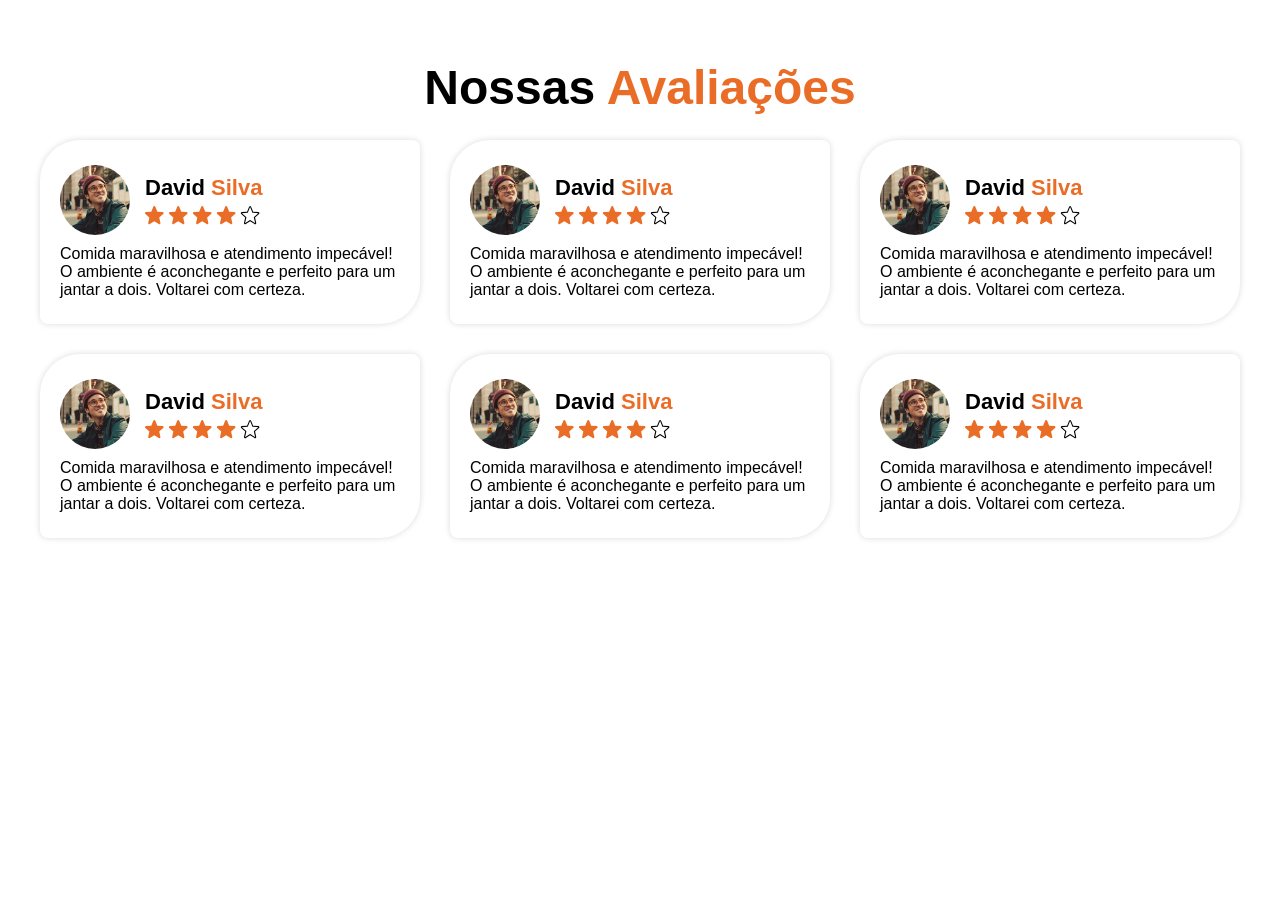
<file: avaliacao.html>
<!DOCTYPE html>
<html lang="en">

<head>
    <meta charset="UTF-8">
    <meta name="viewport" content="width=device-width, initial-scale=1.0">
    <title>Document</title>
    <link rel="stylesheet" href="./avaliacao.css">
</head>

<body>
    <section class="avaliacao">
        <h2>Nossas <span>Avaliações</span></h2>
        <!--    MESMA COISA!!!
             div.container-cards
            .container-cards -->
        <div class="container-cards">

            <div class="card-avaliacao">
                <div class="top-card">
                    <img src="./card-img.svg" alt="imagem de perfil de usuario">
                    <div class="top-card-content">
                        <h4>David <span>Silva</span></h4>
                        <img src="./stars.svg" alt="4 estrelas de avaliação">
                    </div>
                </div>
                <p>Comida maravilhosa e atendimento impecável! O ambiente é aconchegante e perfeito para um jantar a
                    dois. Voltarei com certeza.</p>
            </div>

            <div class="card-avaliacao">
                <div class="top-card">
                    <img src="./card-img.svg" alt="imagem de perfil de usuario">
                    <div class="top-card-content">
                        <h4>David <span>Silva</span></h4>
                        <img src="./stars.svg" alt="4 estrelas de avaliação">
                    </div>
                </div>
                <p>Comida maravilhosa e atendimento impecável! O ambiente é aconchegante e perfeito para um jantar a
                    dois. Voltarei com certeza.</p>
            </div>

            <div class="card-avaliacao">
                <div class="top-card">
                    <img src="./card-img.svg" alt="imagem de perfil de usuario">
                    <div class="top-card-content">
                        <h4>David <span>Silva</span></h4>
                        <img src="./stars.svg" alt="4 estrelas de avaliação">
                    </div>
                </div>
                <p>Comida maravilhosa e atendimento impecável! O ambiente é aconchegante e perfeito para um jantar a
                    dois. Voltarei com certeza.</p>
            </div>

            <div class="card-avaliacao">
                <div class="top-card">
                    <img src="./card-img.svg" alt="imagem de perfil de usuario">
                    <div class="top-card-content">
                        <h4>David <span>Silva</span></h4>
                        <img src="./stars.svg" alt="4 estrelas de avaliação">
                    </div>
                </div>
                <p>Comida maravilhosa e atendimento impecável! O ambiente é aconchegante e perfeito para um jantar a
                    dois. Voltarei com certeza.</p>
            </div>

            <div class="card-avaliacao">
                <div class="top-card">
                    <img src="./card-img.svg" alt="imagem de perfil de usuario">
                    <div class="top-card-content">
                        <h4>David <span>Silva</span></h4>
                        <img src="./stars.svg" alt="4 estrelas de avaliação">
                    </div>
                </div>
                <p>Comida maravilhosa e atendimento impecável! O ambiente é aconchegante e perfeito para um jantar a
                    dois. Voltarei com certeza.</p>
            </div>

            <div class="card-avaliacao">
                <div class="top-card">
                    <img src="./card-img.svg" alt="imagem de perfil de usuario">
                    <div class="top-card-content">
                        <h4>David <span>Silva</span></h4>
                        <img src="./stars.svg" alt="4 estrelas de avaliação">
                    </div>
                </div>
                <p>Comida maravilhosa e atendimento impecável! O ambiente é aconchegante e perfeito para um jantar a
                    dois. Voltarei com certeza.</p>
            </div>

        </div>
    </section>

</body>

</html>
</file>
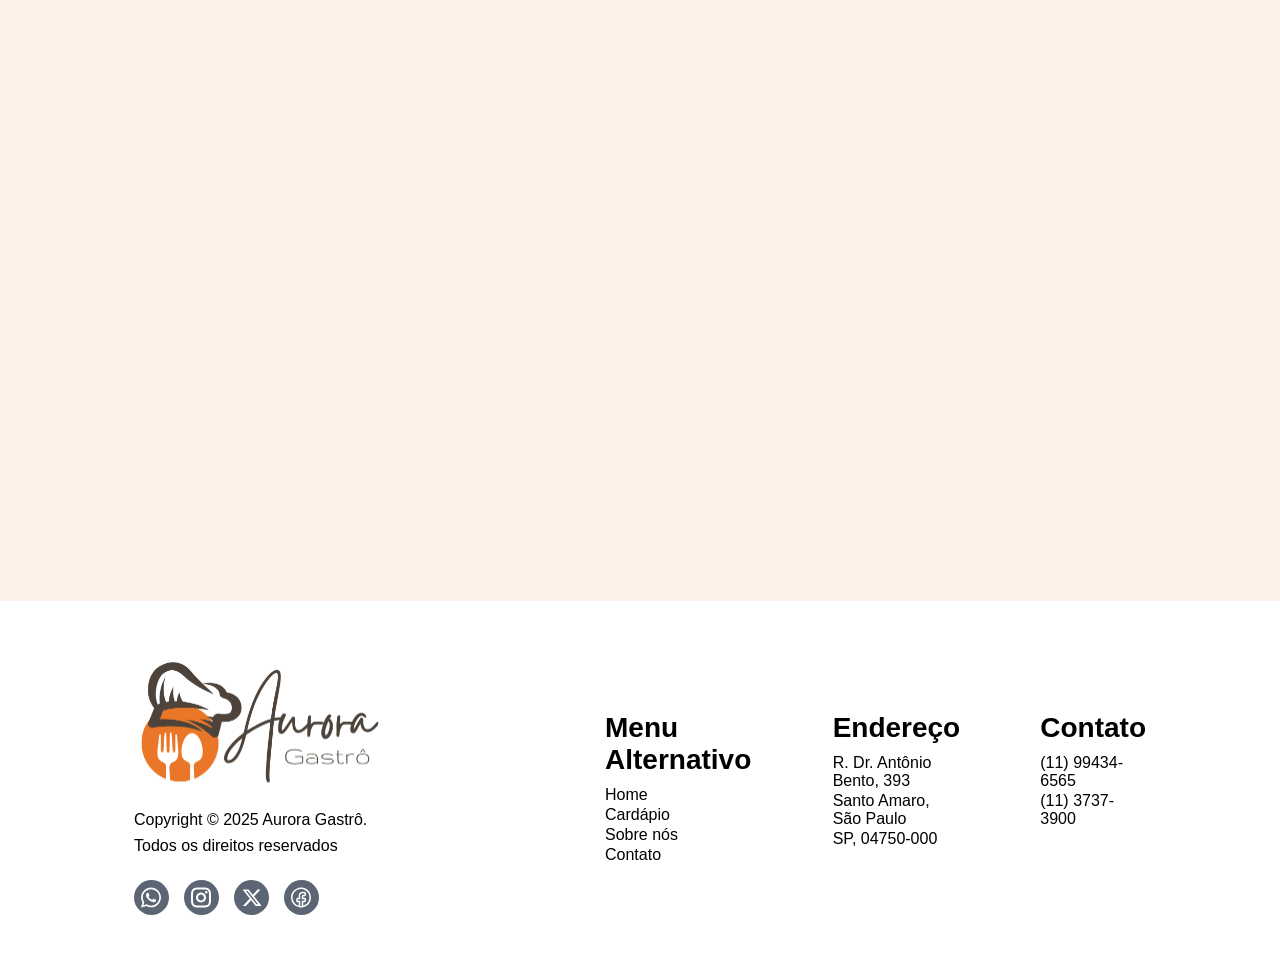
<file: iframe.html>
<!DOCTYPE html>
<html lang="en">

<head>
    <meta charset="UTF-8">
    <meta name="viewport" content="width=device-width, initial-scale=1.0">
    <title>Document</title>
    <link rel="stylesheet" href="./iframe.css">
</head>

<body>
    <section class="iframe-section">

        <iframe
            src="https://www.google.com/maps/embed?pb=!1m18!1m12!1m3!1d3654.8063692462224!2d-46.70641572466709!3d-23.64710447874104!2m3!1f0!2f0!3f0!3m2!1i1024!2i768!4f13.1!3m3!1m2!1s0x94ce50f8ac76dfdb%3A0xc160a87f059ec93d!2sSenac%20Largo%20Treze!5e0!3m2!1spt-BR!2sus!4v1762906262342!5m2!1spt-BR!2sus"
            width="600" height="450" style="border:0;" allowfullscreen="" loading="lazy"
            referrerpolicy="no-referrer-when-downgrade"></iframe>
    </section>

    <footer>
        <div class="container-content1">
            <img src="./src/assets/imgs/logo-restaurante footer.svg" alt="">
            <div class="text-group1-footer">
                <p>Copyright © 2025 Aurora Gastrô.</p>
                <p>Todos os direitos reservados</p>
            </div>

            <div class="social-icons">
                <img src="./src/assets/imgs/whatsapp.svg" alt="">
                <img src="/src/assets/imgs/instagram.svg" alt="">
                <img src="/src/assets/imgs/X.svg" alt="">
                <img src="/src/assets/imgs/facebook.svg" alt="">
            </div>

        </div>

        <div class="container-content2">
            <div class="group-content-footer">
                <h2>Menu Alternativo</h2>
                <nav class="nav-footer">
                    <ul>
                        <li><a href="">Home</a></li>
                        <li><a href="">Cardápio</a></li>
                        <li><a href="">Sobre nós</a></li>
                        <li><a href="">Contato</a></li>
                    </ul>
                </nav>
            </div>
            <div class="group-content-footer">
                <h2>Endereço</h2>
                <nav class="nav-footer">
                    <ul>
                        <li><a href="">R. Dr. Antônio Bento, 393 </a></li>
                        <li><a href="">Santo Amaro, São Paulo</a></li>
                        <li><a href="">SP, 04750-000</a></li>
                    </ul>
                </nav>
            </div>
            <div class="group-content-footer">
                <h2>Contato</h2>
                <nav class="nav-footer">
                    <ul>
                        <li><a href="">(11) 99434-6565</a></li>
                        <li><a href="">(11) 3737-3900</a></li>
                        
                    </ul>
                </nav>
            </div>
        </div>
    </footer>

</body>

</html>
</file>
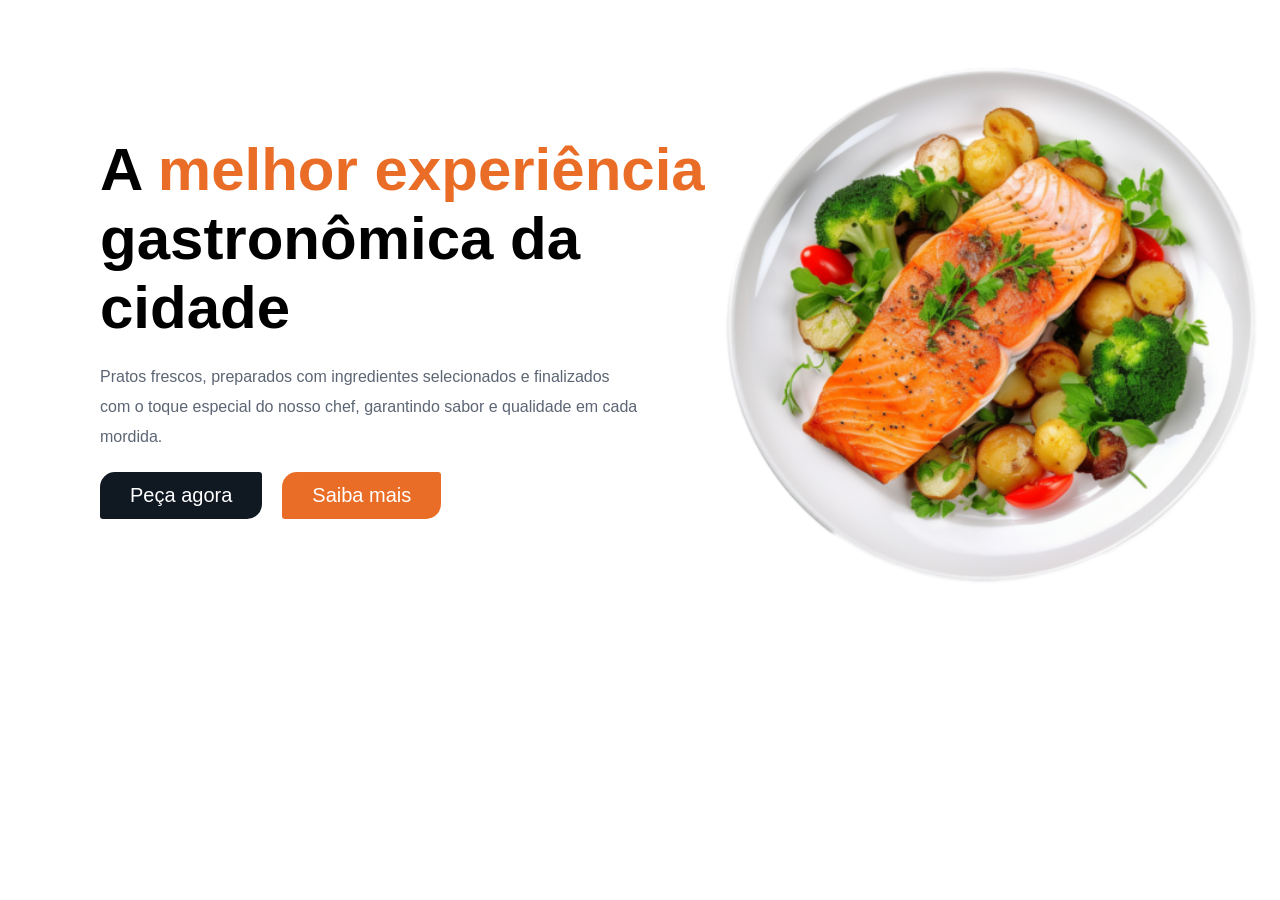
<file: main.html>
<!DOCTYPE html>
<html lang="en">

<head>
    <meta charset="UTF-8">
    <meta name="viewport" content="width=device-width, initial-scale=1.0">
    <title>Document</title>
    <link rel="stylesheet" href="./main.css">
</head>

<body>
    <main>

        <div class="main-text">
            <h1>
                A <span class="span-text">melhor experiência</span> gastronômica da cidade
            </h1>
            <p>
                Pratos frescos, preparados com ingredientes selecionados e finalizados com o toque especial do nosso
                chef, garantindo sabor e qualidade em cada mordida.
            </p>

            <div class="main-buttons">
                <a href="#" class="btn-primary">Peça agora</a>
                <a href="#" class="btn-secondary">Saiba mais</a>
            </div>
        </div>

        <img src="./src/assets/img/illustration-main.svg" alt="Ilustração do prato">

    </main>
</body>

</html>
</file>
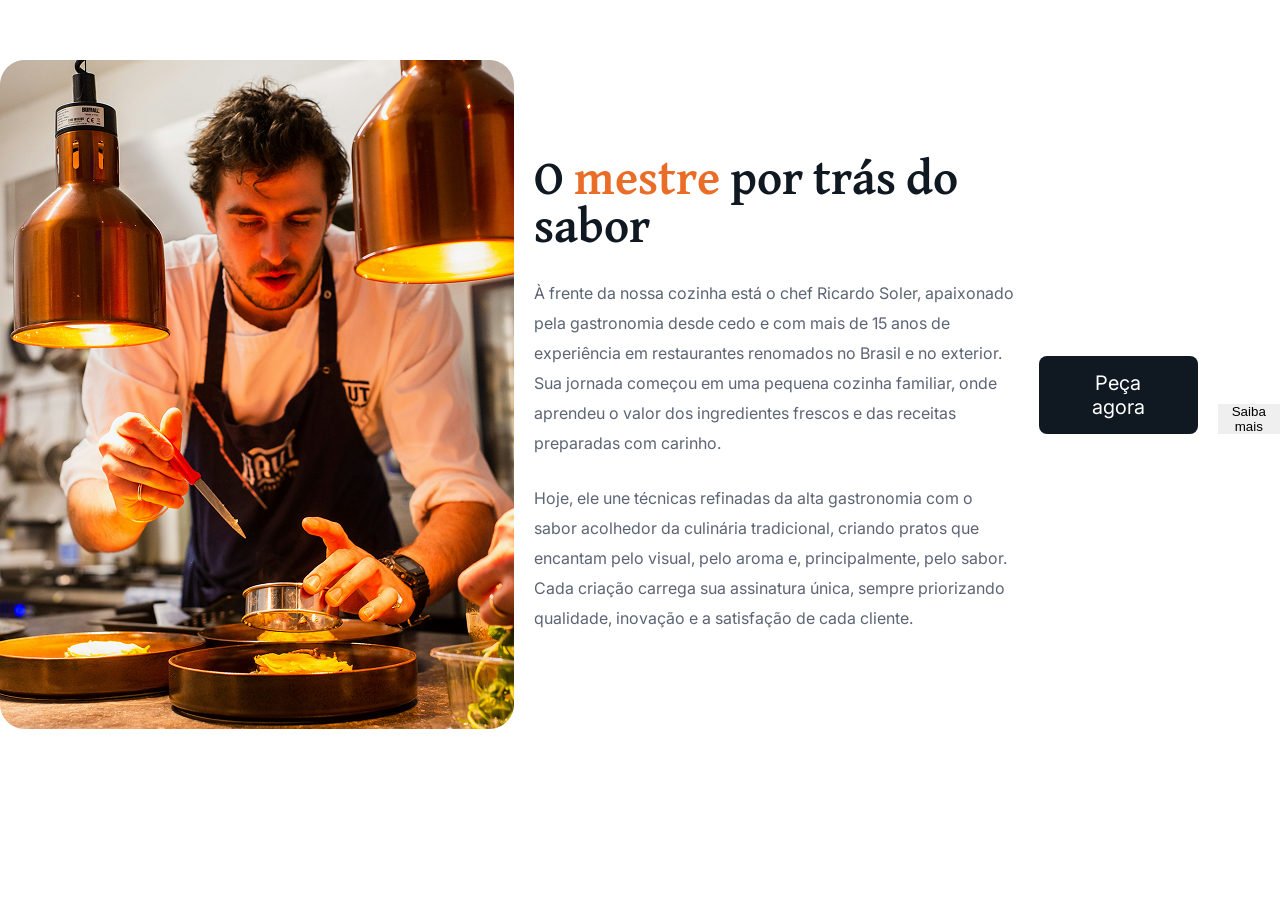
<file: section-chef.html>
<!DOCTYPE html>
<html lang="en">
<head>
    <meta charset="UTF-8">
    <meta name="viewport" content="width=device-width, initial-scale=1.0">
    <title>section-chef</title>
    <link rel="preconnect" href="https://fonts.googleapis.com">
    <link rel="preconnect" href="https://fonts.gstatic.com" crossorigin>
    <link href="https://fonts.googleapis.com/css2?family=David+Libre:wght@400;500;700&display=swap" rel="stylesheet">
    <link rel="preconnect" href="https://fonts.googleapis.com">
    <link rel="preconnect" href="https://fonts.gstatic.com" crossorigin>
    <link href="https://fonts.googleapis.com/css2?family=Inter:ital,opsz,wght@0,14..32,100..900;1,14..32,100..900&display=swap" rel="stylesheet">
    <link rel="stylesheet" href="./src/assets/style/section-chef.css">
</head>
<body>

<section class="section-chef">

    <div class="image-chef">
        <img src="./src/assets/images/chefe.png" alt="Foto do chef" loading="lazy">
    </di>      
        
    <div class="chef-description">
        <h2> O <span> mestre</span> por trás do sabor</h2>
        <p>À frente da nossa cozinha está o chef Ricardo Soler, apaixonado pela gastronomia desde cedo e com mais de 15 anos de experiência em restaurantes renomados no Brasil e no exterior. Sua jornada começou em uma pequena cozinha familiar, onde aprendeu o valor dos ingredientes frescos e das receitas preparadas com carinho.</p>
        <p>Hoje, ele une técnicas refinadas da alta gastronomia com o sabor acolhedor da culinária tradicional, criando pratos que encantam pelo visual, pelo aroma e, principalmente, pelo sabor. Cada criação carrega sua assinatura única, sempre priorizando qualidade, inovação e a satisfação de cada cliente.</p>
    </div>

    <div class="butons-chef">
        <button class="botao-escuro">Peça agora</button>
        <button class="botao-laranja">Saiba mais</button>
        
    </div>

</section>

</body>
</html>
</file>
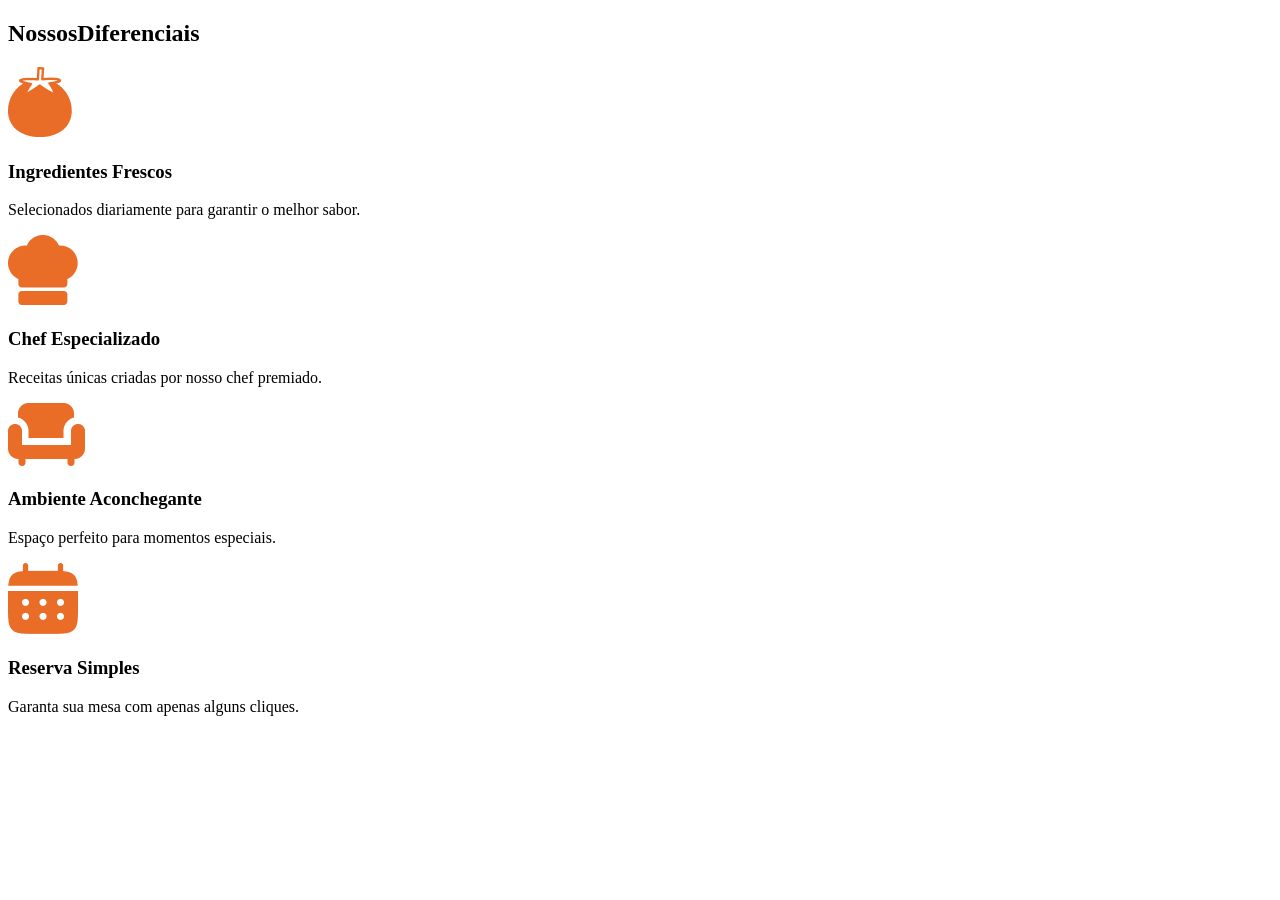
<file: section-options.html>
<!DOCTYPE html>
<html lang="en">

<head>
    <meta charset="UTF-8">
    <meta name="viewport" content="width=device-width, initial-scale=1.0">
    <title>section-options</title>
    <link rel="preconnect" href="https://fonts.googleapis.com">
    <link rel="preconnect" href="https://fonts.gstatic.com" crossorigin>
    <link href="https://fonts.googleapis.com/css2?family=David+Libre:wght@400;500;700&display=swap" rel="stylesheet">
    <link rel="preconnect" href="https://fonts.googleapis.com">
    <link rel="preconnect" href="https://fonts.gstatic.com" crossorigin>
    <link
        href="https://fonts.googleapis.com/css2?family=Inter:ital,opsz,wght@0,14..32,100..900;1,14..32,100..900&display=swap"
        rel="stylesheet">
</head>

<section class="section-options">

    <h2>Nossos<span>Diferenciais</span></h2>

<div class="options-container">

    <div class="options-item">
        <img src="./src/assets/images/tomato.png" alt="ilustração de tomate" loading="lazy">
        <h3>Ingredientes Frescos</h3>
        <p>Selecionados diariamente para garantir o melhor sabor.</p>
    </div>

    <div class="options-item">
        <img src="./src/assets/images/blanche.png" alt="Ilustração de chapeu de chef" loading="lazy">
        <h3>Chef Especializado</h3>
        <p>Receitas únicas criadas por nosso chef premiado.</p>
    </div>

    <div class="options-item">
        <img src="./src/assets/images/sofa.png" alt="ilustração de um sofá" loading="lazy">
        <h3>Ambiente Aconchegante</h3>
        <p>Espaço perfeito para momentos especiais.</p>
    </div>

    <div class="options-item">
        <img src="./src/assets/images/calendar.png" alt="ilustração de um calendário" loading="lazy ">
        <h3>Reserva Simples</h3>
        <p>Garanta sua mesa com apenas alguns cliques.</p>
    </div>     

</div>
</section>

<body>

</body>

</html>
</file>
<file: avaliacao.css>
@import url(./global.css);

.avaliacao{
    display: flex;
    flex-direction: column;
    align-items: center;
    justify-content: center;
    padding: 60px;
    gap: 25px;
    background-color: var(--color-secondary-white);
}

.avaliacao h2{
    font-family: var(--font-title);
    font-weight: bold;
    font-size: 48px;
}

.avaliacao h2 span{
    color: var(--color-primary-orange);
}

.container-cards{
    display: grid;
    grid-template-columns: repeat(3, 1fr);
    gap: 30px;
}

.container-cards .card-avaliacao {
    display: flex;
    flex-direction: column;
    padding: 25px 20px;    
    gap: 10px;
    box-shadow: 0 0 6px #00000025;
    border-top-left-radius: 40px;
    border-top-right-radius: 8px;
    border-bottom-right-radius: 40px;
    border-bottom-left-radius: 8px;
}

.container-cards .card-avaliacao .top-card{
    display: flex;
    align-items: center;
    gap: 15px;
}

.container-cards .card-avaliacao .top-card .top-card-content {
    display: flex;
    flex-direction: column;
    gap: 5px;
}

.container-cards .card-avaliacao .top-card .top-card-content h4{
    font-size: var(--font-h4);
    font-weight: bold;
    font-family: var(--font-title);
}

.container-cards .card-avaliacao .top-card .top-card-content h4 span{
    color: var(--color-primary-orange);
}

.avaliacao .container-cards .card-avaliacao p{
    font-family: var(--font-body);
    width: 340px;
}
</file>
<file: iframe.css>
@import url(./global.css);



.iframe-section {
    display: flex;
    align-items: center;
    justify-content: center;
    padding: 60px;
    background-color: #EA6D271A;
}

iframe {
    width: 1392px;
    height: 481px;
}

footer {
    display: flex;
    align-items: center;
    gap: 215px;
    padding: 60px 134px;
}

.container-content1 {
    display: flex;
    flex-direction: column;
    align-items: flex-start;
    gap: 25px;
}

.container-content1 img {
    transition: 0.3s ease-in;

}

.container-content1 img:hover{

    transform: scale(1.3);
    
    
}

.social-icons {
    display: flex;
    gap: 15px;
}

.social-icons img {
    transition: 0.3s;
}
.social-icons img:hover{
    filter: invert(1);
    transform: scale(1.2);

}

.text-group1-footer {
    gap: 8px;
    display: flex;
    flex-direction: column;

}

.text-group1-footer p {

    font-size: var(--font-body);
    font-family: var(--font-body);
}

.group-content-footer {
    display: flex;
    flex-direction: column;
    gap: 10px;

}

.group-content-footer h2 {
    font-size: var(--font-h3);
    font-family: var(--font-title);
}


.nav-footer ul {
    display: flex;
    flex-direction: column;
    gap: 2px;
    list-style: none;
}

.nav-footer ul a {
    text-decoration: none;
    font-family: var(--font-body);
    font-size: var(--font-body);
    color: black;
}

.nav-footer ul li {
    transition: 0.3s;
}

.nav-footer ul li:hover {
    color: var(--color-secondary-L_gray);
    transform: scale(1.1);
}

.container-content2 {
    display: flex;
    gap: 80px;
    align-items: flex-start;
}
</file>
<file: main.css>
@import url("../../global.css");

main {
    display: flex;
    align-items: center;
    justify-content: space-between;
    padding: 60px 100px;
}

main .main-text {
    display: flex;
    flex-direction: column;
    gap: 20px;
}

main .main-text h1 {
    font-family: var(--font-title);
    font-size: var(--font-h1);
    color: var(--color-neutral-black);
    width: 620px;
}

.span-text {
    color: var(--color-primary-orange);
    font-family: var(--font-title);
    font-size: var(--font-h1);
}

main .main-text p {
    display: flex;
    font-family: var(--font-body);
    font-size: 16px;
    color: var(--color-secondary-L_gray);
    width: 544px;
    line-height: 30px;
}


.main-buttons {
    display: flex;
    gap: 20px;
}

.main-buttons a {
    font-family: var(--font-title);
    text-decoration: none;
    font-size: var(--font-button);
    border-radius: 15px 3px 15px 3px;
    padding: 12px 30px;
}

.btn-primary {
    background-color: var(--color-secondary-dark);
    color: var(--color-secondary-white);
}


.btn-secondary {
    border-radius: 10px;
    color: var(--color-secondary-white);
    background-color: var(--color-primary-orange);
}
</file>
<file: src/assets/style/section-chef.css>
@import url(./global.css);

.section-chef{
    padding: 60px 0px;
    display: flex;
    flex-direction: column;
    justify-content: center;
    gap: 60px;

}

.image-chef{
    display: flex;
    align-items: center;
    gap: 20px;
}
.chef-description{
    display: flex;
    flex-direction: column;
    gap: 25px;
    justify-content: space-between;
    width: 503px;
}

.chef-description h2{
    font-family: var(--font-title);
    font-size: var(--font-h2);
    color: var(--color-secondary-dark);
    font-style: bold;
}

.chef-description h2 span{
   color: var(--color-primary-orange);
}

.chef-description p{
    font-family: var(--font-body);
    font-size: var(--font-body);
    color: var(--color-secondary-L_gray);
    line-height: 30px;
    font-weight: 400;
}

.butons-chef{
    display: flex;
    gap: 20px;
    align-items: end;
}

.botao-escuro {
    background-color: var(--color-secondary-dark);
    color: var(--color-secondary-white);
    font-family: var(--font-body);
    font-size: var(--font-button);
    padding: 15px 30px;
    border-radius: 8px;
    cursor: pointer;

}
</file>
